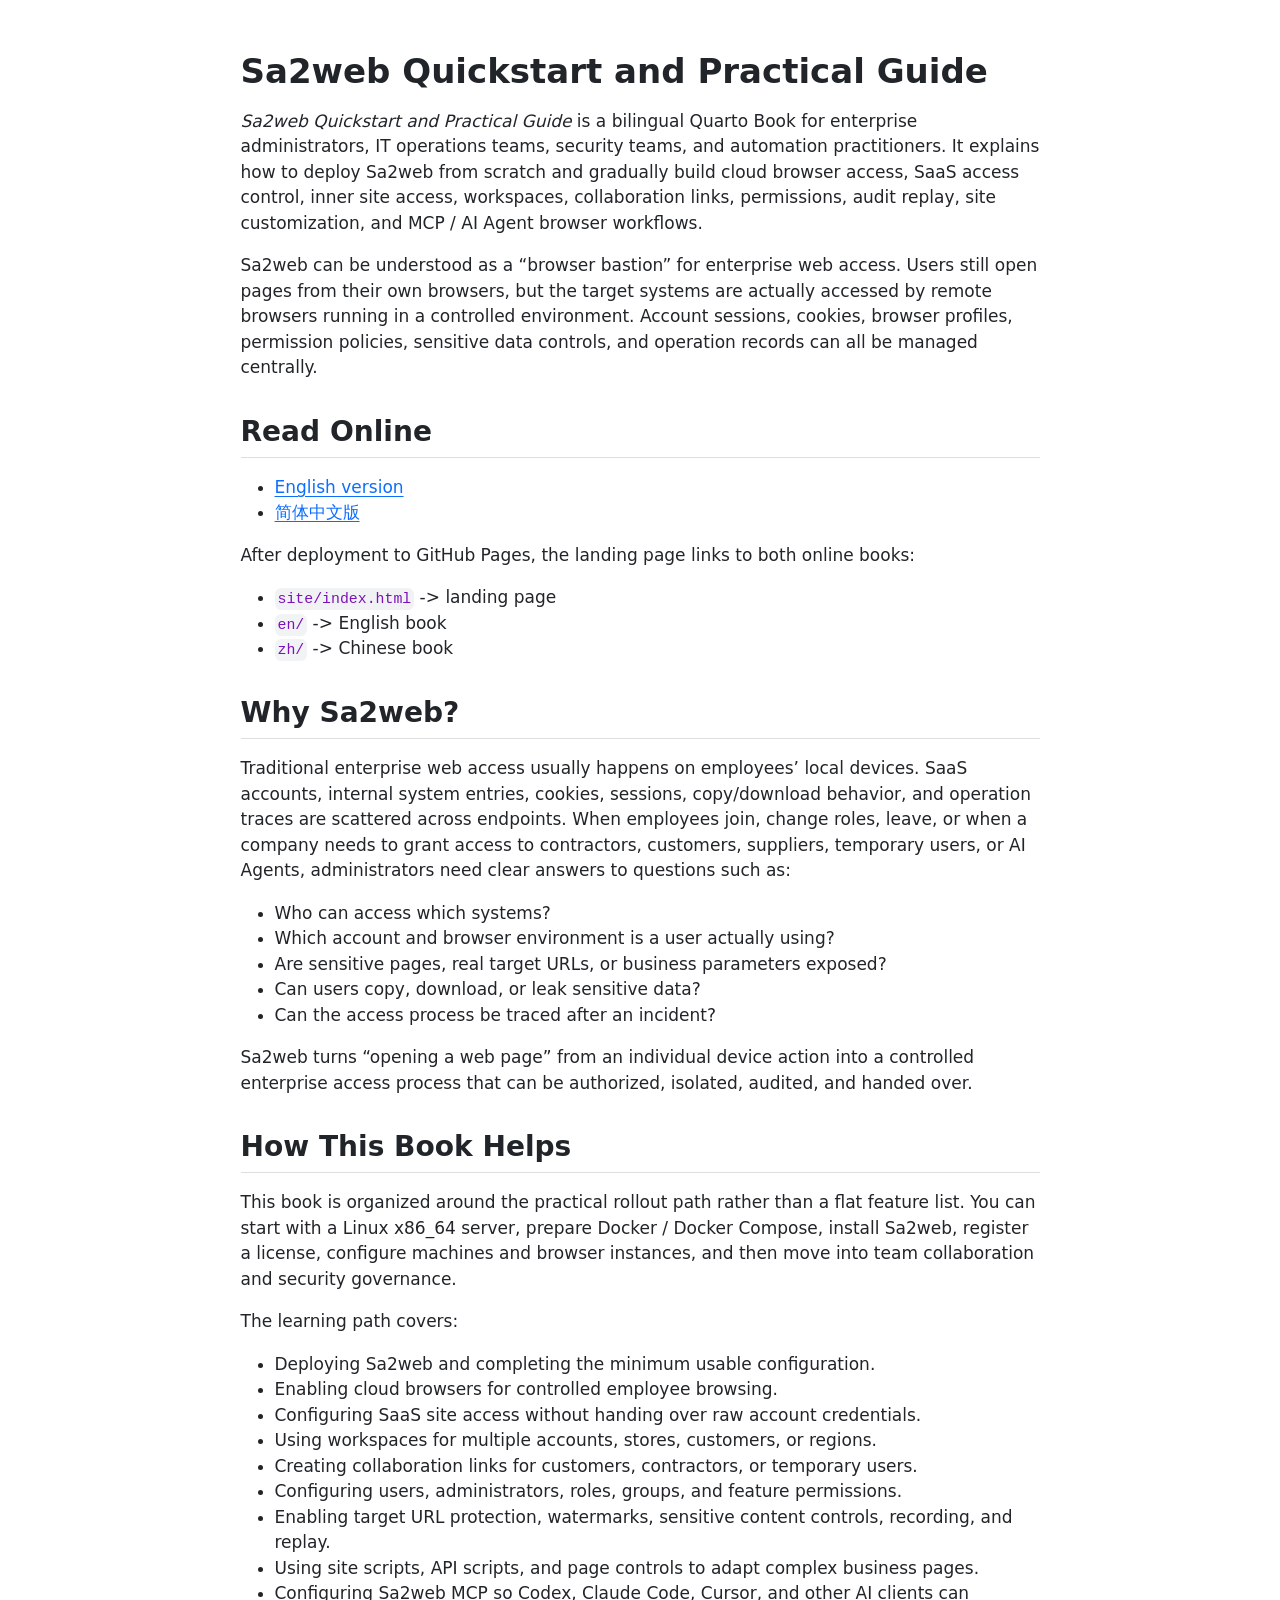
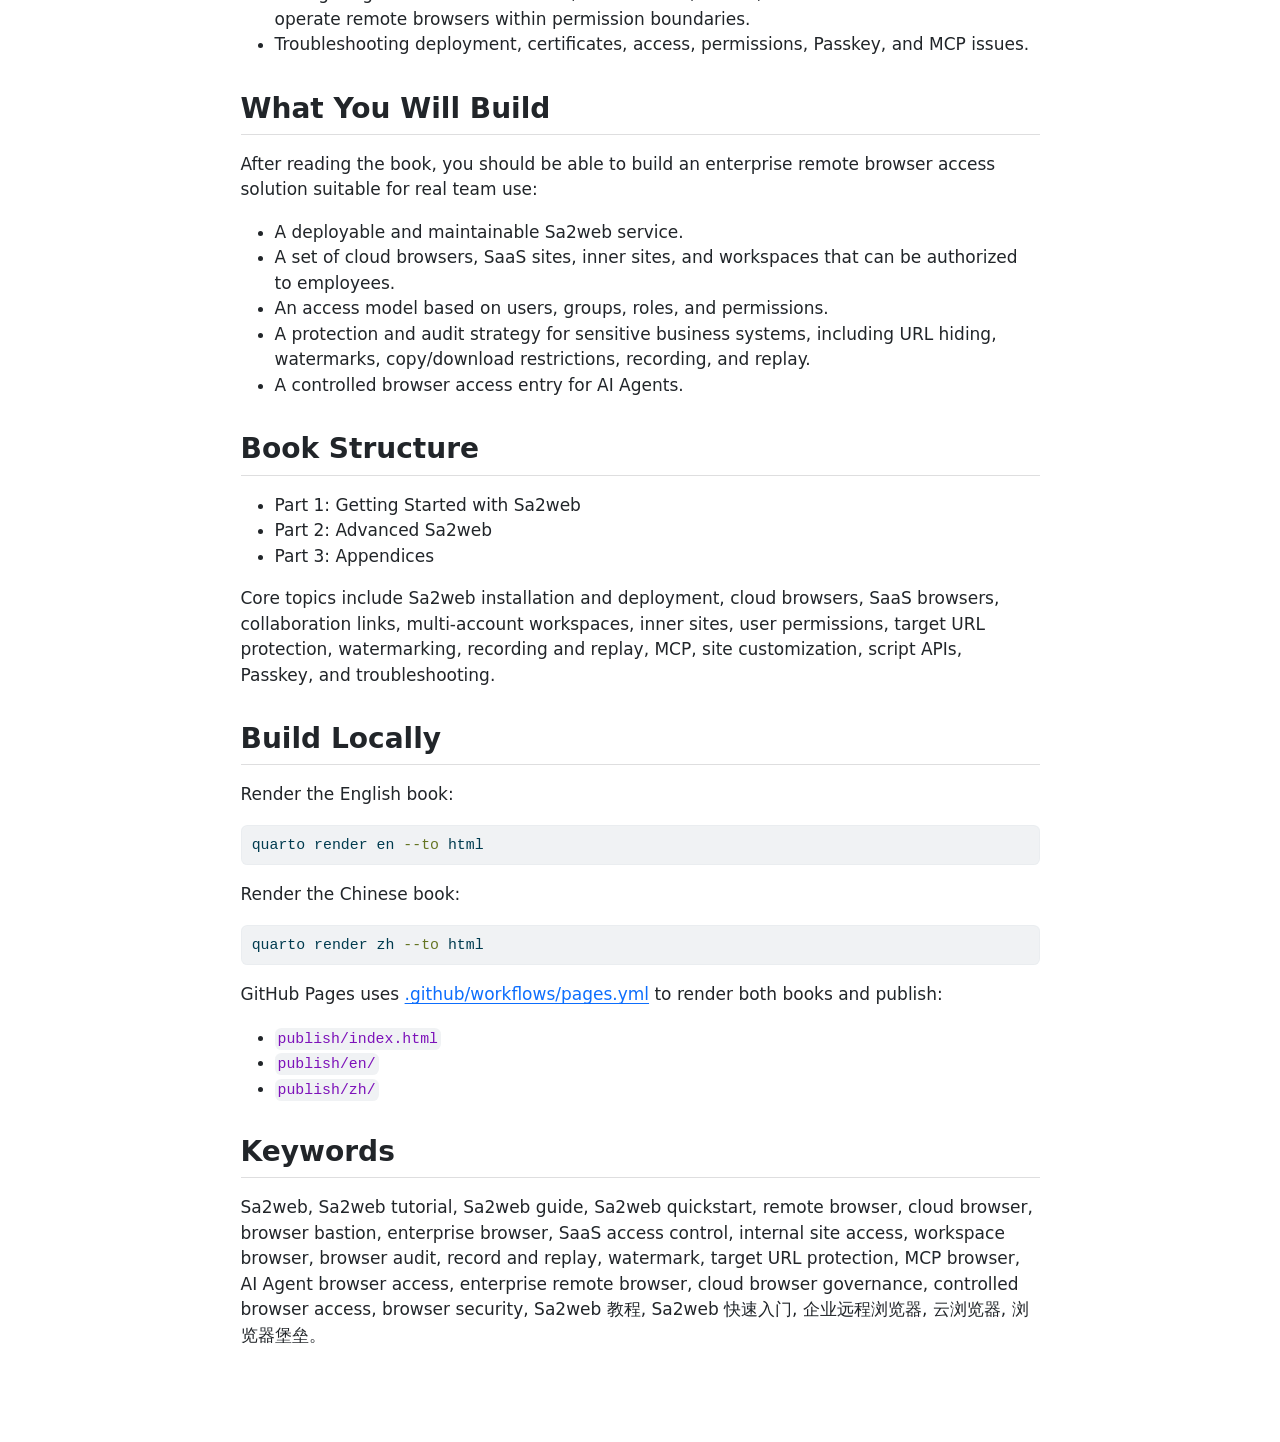
<file: README.html>
<!DOCTYPE html>
<html xmlns="http://www.w3.org/1999/xhtml" lang="en" xml:lang="en"><head>

<meta charset="utf-8">
<meta name="generator" content="quarto-1.10.18">

<meta name="viewport" content="width=device-width, initial-scale=1.0, user-scalable=yes">


<title>readme</title>
<style>
/* Default styles provided by pandoc.
** See https://pandoc.org/MANUAL.html#variables-for-html for config info.
*/
span.smallcaps{font-variant: small-caps;}
div.columns{display: flex; gap: 1.5em;}
div.column{flex: auto;}
@media screen {
div.columns{gap: min(4vw, 1.5em);}
div.column{overflow-x: auto;}
}
div.hanging-indent{margin-left: 1.5em; text-indent: -1.5em;}
ul.task-list{list-style: none;}
ul.task-list li input[type="checkbox"] {
  width: 0.8em;
  margin: 0 0.8em 0.2em -1em; /* quarto-specific, see https://github.com/quarto-dev/quarto-cli/issues/4556 */ 
  vertical-align: middle;
}
/* CSS for syntax highlighting */
html { -webkit-text-size-adjust: 100%; }
pre > code.sourceCode { white-space: pre; position: relative; }
pre > code.sourceCode > span { display: inline-block; line-height: 1.25; }
pre > code.sourceCode > span:empty { height: 1.2em; }
.sourceCode { overflow: visible; }
code.sourceCode > span { color: inherit; text-decoration: inherit; }
div.sourceCode { margin: 1em 0; }
pre.sourceCode { margin: 0; }
@media screen {
div.sourceCode { overflow: auto; }
}
@media print {
pre > code.sourceCode { white-space: pre-wrap; }
pre > code.sourceCode > span { text-indent: -5em; padding-left: 5em; }
}
pre.numberSource code
  { counter-reset: source-line 0; }
pre.numberSource code > span
  { position: relative; left: -4em; counter-increment: source-line; }
pre.numberSource code > span > a:first-child::before
  { content: counter(source-line);
    position: relative; left: -1em; text-align: right; vertical-align: baseline;
    border: none; display: inline-block;
    -webkit-touch-callout: none; -webkit-user-select: none;
    -khtml-user-select: none; -moz-user-select: none;
    -ms-user-select: none; user-select: none;
    padding: 0 4px; width: 4em;
  }
pre.numberSource { margin-left: 3em;  padding-left: 4px; }
div.sourceCode
  {   }
@media screen {
pre > code.sourceCode > span > a:first-child::before { text-decoration: underline; }
}
</style>


<script src="README_files/libs/clipboard/clipboard.min.js"></script>
<script src="README_files/libs/quarto-html/quarto.js" type="module"></script>
<script src="README_files/libs/quarto-html/tabsets/tabsets.js" type="module"></script>
<script src="README_files/libs/quarto-html/popper.min.js"></script>
<script src="README_files/libs/quarto-html/tippy.umd.min.js"></script>
<script src="README_files/libs/quarto-html/anchor.min.js"></script>
<link href="README_files/libs/quarto-html/tippy.css" rel="stylesheet">
<link href="README_files/libs/quarto-html/quarto-syntax-highlighting-64a204ab8560d761af7679ceaba22944.css" rel="stylesheet" id="quarto-text-highlighting-styles">
<script src="README_files/libs/bootstrap/bootstrap.min.js"></script>
<link href="README_files/libs/bootstrap/bootstrap-icons.css" rel="stylesheet">
<link href="README_files/libs/bootstrap/bootstrap-ac3e1a703c790b828cc1472a3ec597bc.min.css" rel="stylesheet" append-hash="true" id="quarto-bootstrap" data-mode="light">


</head>

<body class="fullcontent quarto-light">

<div id="quarto-content" class="page-columns page-rows-contents page-layout-article">

<main class="content" id="quarto-document-content">




<section id="sa2web-quickstart-and-practical-guide" class="level1">
<h1>Sa2web Quickstart and Practical Guide</h1>
<p><em>Sa2web Quickstart and Practical Guide</em> is a bilingual Quarto Book for enterprise administrators, IT operations teams, security teams, and automation practitioners. It explains how to deploy Sa2web from scratch and gradually build cloud browser access, SaaS access control, inner site access, workspaces, collaboration links, permissions, audit replay, site customization, and MCP / AI Agent browser workflows.</p>
<p>Sa2web can be understood as a “browser bastion” for enterprise web access. Users still open pages from their own browsers, but the target systems are actually accessed by remote browsers running in a controlled environment. Account sessions, cookies, browser profiles, permission policies, sensitive data controls, and operation records can all be managed centrally.</p>
<section id="read-online" class="level2">
<h2 class="anchored" data-anchor-id="read-online">Read Online</h2>
<ul>
<li><a href="en/README.md">English version</a></li>
<li><a href="zh/README.md">简体中文版</a></li>
</ul>
<p>After deployment to GitHub Pages, the landing page links to both online books:</p>
<ul>
<li><code>site/index.html</code> -&gt; landing page</li>
<li><code>en/</code> -&gt; English book</li>
<li><code>zh/</code> -&gt; Chinese book</li>
</ul>
</section>
<section id="why-sa2web" class="level2">
<h2 class="anchored" data-anchor-id="why-sa2web">Why Sa2web?</h2>
<p>Traditional enterprise web access usually happens on employees’ local devices. SaaS accounts, internal system entries, cookies, sessions, copy/download behavior, and operation traces are scattered across endpoints. When employees join, change roles, leave, or when a company needs to grant access to contractors, customers, suppliers, temporary users, or AI Agents, administrators need clear answers to questions such as:</p>
<ul>
<li>Who can access which systems?</li>
<li>Which account and browser environment is a user actually using?</li>
<li>Are sensitive pages, real target URLs, or business parameters exposed?</li>
<li>Can users copy, download, or leak sensitive data?</li>
<li>Can the access process be traced after an incident?</li>
</ul>
<p>Sa2web turns “opening a web page” from an individual device action into a controlled enterprise access process that can be authorized, isolated, audited, and handed over.</p>
</section>
<section id="how-this-book-helps" class="level2">
<h2 class="anchored" data-anchor-id="how-this-book-helps">How This Book Helps</h2>
<p>This book is organized around the practical rollout path rather than a flat feature list. You can start with a Linux x86_64 server, prepare Docker / Docker Compose, install Sa2web, register a license, configure machines and browser instances, and then move into team collaboration and security governance.</p>
<p>The learning path covers:</p>
<ul>
<li>Deploying Sa2web and completing the minimum usable configuration.</li>
<li>Enabling cloud browsers for controlled employee browsing.</li>
<li>Configuring SaaS site access without handing over raw account credentials.</li>
<li>Using workspaces for multiple accounts, stores, customers, or regions.</li>
<li>Creating collaboration links for customers, contractors, or temporary users.</li>
<li>Configuring users, administrators, roles, groups, and feature permissions.</li>
<li>Enabling target URL protection, watermarks, sensitive content controls, recording, and replay.</li>
<li>Using site scripts, API scripts, and page controls to adapt complex business pages.</li>
<li>Configuring Sa2web MCP so Codex, Claude Code, Cursor, and other AI clients can operate remote browsers within permission boundaries.</li>
<li>Troubleshooting deployment, certificates, access, permissions, Passkey, and MCP issues.</li>
</ul>
</section>
<section id="what-you-will-build" class="level2">
<h2 class="anchored" data-anchor-id="what-you-will-build">What You Will Build</h2>
<p>After reading the book, you should be able to build an enterprise remote browser access solution suitable for real team use:</p>
<ul>
<li>A deployable and maintainable Sa2web service.</li>
<li>A set of cloud browsers, SaaS sites, inner sites, and workspaces that can be authorized to employees.</li>
<li>An access model based on users, groups, roles, and permissions.</li>
<li>A protection and audit strategy for sensitive business systems, including URL hiding, watermarks, copy/download restrictions, recording, and replay.</li>
<li>A controlled browser access entry for AI Agents.</li>
</ul>
</section>
<section id="book-structure" class="level2">
<h2 class="anchored" data-anchor-id="book-structure">Book Structure</h2>
<ul>
<li>Part 1: Getting Started with Sa2web</li>
<li>Part 2: Advanced Sa2web</li>
<li>Part 3: Appendices</li>
</ul>
<p>Core topics include Sa2web installation and deployment, cloud browsers, SaaS browsers, collaboration links, multi-account workspaces, inner sites, user permissions, target URL protection, watermarking, recording and replay, MCP, site customization, script APIs, Passkey, and troubleshooting.</p>
</section>
<section id="build-locally" class="level2">
<h2 class="anchored" data-anchor-id="build-locally">Build Locally</h2>
<p>Render the English book:</p>
<div class="code-copy-outer-scaffold"><div class="sourceCode" id="cb1"><pre class="sourceCode bash code-with-copy"><code class="sourceCode bash"><span id="cb1-1"><a href="#cb1-1" aria-hidden="true" tabindex="-1"></a><span class="ex">quarto</span> render en <span class="at">--to</span> html</span></code></pre></div><button title="Copy to Clipboard" class="code-copy-button"><i class="bi"></i></button></div>
<p>Render the Chinese book:</p>
<div class="code-copy-outer-scaffold"><div class="sourceCode" id="cb2"><pre class="sourceCode bash code-with-copy"><code class="sourceCode bash"><span id="cb2-1"><a href="#cb2-1" aria-hidden="true" tabindex="-1"></a><span class="ex">quarto</span> render zh <span class="at">--to</span> html</span></code></pre></div><button title="Copy to Clipboard" class="code-copy-button"><i class="bi"></i></button></div>
<p>GitHub Pages uses <a href=".github/workflows/pages.yml">.github/workflows/pages.yml</a> to render both books and publish:</p>
<ul>
<li><code>publish/index.html</code></li>
<li><code>publish/en/</code></li>
<li><code>publish/zh/</code></li>
</ul>
</section>
<section id="keywords" class="level2">
<h2 class="anchored" data-anchor-id="keywords">Keywords</h2>
<p>Sa2web, Sa2web tutorial, Sa2web guide, Sa2web quickstart, remote browser, cloud browser, browser bastion, enterprise browser, SaaS access control, internal site access, workspace browser, browser audit, record and replay, watermark, target URL protection, MCP browser, AI Agent browser access, enterprise remote browser, cloud browser governance, controlled browser access, browser security, Sa2web 教程, Sa2web 快速入门, 企业远程浏览器, 云浏览器, 浏览器堡垒。</p>
</section>
</section>

</main>
<!-- /main column -->
<script id="quarto-html-after-body" type="application/javascript">
  window.document.addEventListener("DOMContentLoaded", function (event) {
    const icon = "";
    const anchorJS = new window.AnchorJS();
    anchorJS.options = {
      placement: 'right',
      icon: icon
    };
    anchorJS.add('.anchored');
    const isCodeAnnotation = (el) => {
      for (const clz of el.classList) {
        if (clz.startsWith('code-annotation-')) {                     
          return true;
        }
      }
      return false;
    }
    const onCopySuccess = function(e) {
      // button target
      const button = e.trigger;
      // don't keep focus
      button.blur();
      // flash "checked"
      button.classList.add('code-copy-button-checked');
      var currentTitle = button.getAttribute("title");
      button.setAttribute("title", "Copied!");
      let tooltip;
      if (window.bootstrap) {
        button.setAttribute("data-bs-toggle", "tooltip");
        button.setAttribute("data-bs-placement", "left");
        button.setAttribute("data-bs-title", "Copied!");
        tooltip = new bootstrap.Tooltip(button, 
          { trigger: "manual", 
            customClass: "code-copy-button-tooltip",
            offset: [0, -8]});
        tooltip.show();    
      }
      setTimeout(function() {
        if (tooltip) {
          tooltip.hide();
          button.removeAttribute("data-bs-title");
          button.removeAttribute("data-bs-toggle");
          button.removeAttribute("data-bs-placement");
        }
        button.setAttribute("title", currentTitle);
        button.classList.remove('code-copy-button-checked');
      }, 1000);
      // clear code selection
      e.clearSelection();
    }
    const getTextToCopy = function(trigger) {
      const outerScaffold = trigger.parentElement.cloneNode(true);
      const codeEl = outerScaffold.querySelector('code');
      for (const childEl of codeEl.children) {
        if (isCodeAnnotation(childEl)) {
          childEl.remove();
        }
      }
      return codeEl.innerText;
    }
    const clipboard = new window.ClipboardJS('.code-copy-button:not([data-in-quarto-modal])', {
      text: getTextToCopy
    });
    clipboard.on('success', onCopySuccess);
    if (window.document.getElementById('quarto-embedded-source-code-modal')) {
      const clipboardModal = new window.ClipboardJS('.code-copy-button[data-in-quarto-modal]', {
        text: getTextToCopy,
        container: window.document.getElementById('quarto-embedded-source-code-modal')
      });
      clipboardModal.on('success', onCopySuccess);
    }
      var localhostRegex = new RegExp(/^(?:http|https):\/\/localhost\:?[0-9]*\//);
      var mailtoRegex = new RegExp(/^mailto:/);
        var filterRegex = new RegExp('/' + window.location.host + '/');
      var isInternal = (href) => {
          return filterRegex.test(href) || localhostRegex.test(href) || mailtoRegex.test(href);
      }
      // Inspect non-navigation links and adorn them if external
     var links = window.document.querySelectorAll('a[href]:not(.nav-link):not(.navbar-brand):not(.toc-action):not(.sidebar-link):not(.sidebar-item-toggle):not(.pagination-link):not(.no-external):not([aria-hidden]):not(.dropdown-item):not(.quarto-navigation-tool):not(.about-link)');
      for (var i=0; i<links.length; i++) {
        const link = links[i];
        if (!isInternal(link.href)) {
          // undo the damage that might have been done by quarto-nav.js in the case of
          // links that we want to consider external
          if (link.dataset.originalHref !== undefined) {
            link.href = link.dataset.originalHref;
          }
        }
      }
    function tippyHover(el, contentFn, onTriggerFn, onUntriggerFn) {
      const config = {
        allowHTML: true,
        maxWidth: 500,
        delay: 100,
        arrow: false,
        appendTo: function(el) {
            return el.parentElement;
        },
        interactive: true,
        interactiveBorder: 10,
        theme: 'quarto',
        placement: 'bottom-start',
      };
      if (contentFn) {
        config.content = contentFn;
      }
      if (onTriggerFn) {
        config.onTrigger = onTriggerFn;
      }
      if (onUntriggerFn) {
        config.onUntrigger = onUntriggerFn;
      }
      window.tippy(el, config); 
    }
    const noterefs = window.document.querySelectorAll('a[role="doc-noteref"]');
    for (var i=0; i<noterefs.length; i++) {
      const ref = noterefs[i];
      tippyHover(ref, function() {
        // use id or data attribute instead here
        let href = ref.getAttribute('data-footnote-href') || ref.getAttribute('href');
        try { href = new URL(href).hash; } catch {}
        const id = href.replace(/^#\/?/, "");
        const note = window.document.getElementById(id);
        if (note) {
          return note.innerHTML;
        } else {
          return "";
        }
      });
    }
    const xrefs = window.document.querySelectorAll('a.quarto-xref');
    const processXRef = (id, note) => {
      // Strip column container classes
      const stripColumnClz = (el) => {
        el.classList.remove("page-full", "page-columns");
        if (el.children) {
          for (const child of el.children) {
            stripColumnClz(child);
          }
        }
      }
      stripColumnClz(note)
      if (id === null || id.startsWith('sec-')) {
        // Special case sections, only their first couple elements
        const container = document.createElement("div");
        if (note.children && note.children.length > 2) {
          container.appendChild(note.children[0].cloneNode(true));
          for (let i = 1; i < note.children.length; i++) {
            const child = note.children[i];
            if (child.tagName === "P" && child.innerText === "") {
              continue;
            } else {
              container.appendChild(child.cloneNode(true));
              break;
            }
          }
          if (window.Quarto?.typesetMath) {
            window.Quarto.typesetMath(container);
          }
          return container.innerHTML
        } else {
          if (window.Quarto?.typesetMath) {
            window.Quarto.typesetMath(note);
          }
          return note.innerHTML;
        }
      } else {
        // Remove any anchor links if they are present
        const anchorLink = note.querySelector('a.anchorjs-link');
        if (anchorLink) {
          anchorLink.remove();
        }
        if (window.Quarto?.typesetMath) {
          window.Quarto.typesetMath(note);
        }
        if (note.classList.contains("callout")) {
          return note.outerHTML;
        } else {
          return note.innerHTML;
        }
      }
    }
    for (var i=0; i<xrefs.length; i++) {
      const xref = xrefs[i];
      tippyHover(xref, undefined, function(instance) {
        instance.disable();
        let url = xref.getAttribute('href');
        let hash = undefined; 
        if (url.startsWith('#')) {
          hash = url;
        } else {
          try { hash = new URL(url).hash; } catch {}
        }
        if (hash) {
          const id = hash.replace(/^#\/?/, "");
          const note = window.document.getElementById(id);
          if (note !== null) {
            try {
              const html = processXRef(id, note.cloneNode(true));
              instance.setContent(html);
            } finally {
              instance.enable();
              instance.show();
            }
          } else {
            // See if we can fetch this
            fetch(url.split('#')[0])
            .then(res => res.text())
            .then(html => {
              const parser = new DOMParser();
              const htmlDoc = parser.parseFromString(html, "text/html");
              const note = htmlDoc.getElementById(id);
              if (note !== null) {
                const html = processXRef(id, note);
                instance.setContent(html);
              } 
            }).finally(() => {
              instance.enable();
              instance.show();
            });
          }
        } else {
          // See if we can fetch a full url (with no hash to target)
          // This is a special case and we should probably do some content thinning / targeting
          fetch(url)
          .then(res => res.text())
          .then(html => {
            const parser = new DOMParser();
            const htmlDoc = parser.parseFromString(html, "text/html");
            const note = htmlDoc.querySelector('main.content');
            if (note !== null) {
              // This should only happen for chapter cross references
              // (since there is no id in the URL)
              // remove the first header
              if (note.children.length > 0 && note.children[0].tagName === "HEADER") {
                note.children[0].remove();
              }
              const html = processXRef(null, note);
              instance.setContent(html);
            } 
          }).finally(() => {
            instance.enable();
            instance.show();
          });
        }
      }, function(instance) {
      });
    }
        let selectedAnnoteEl;
        const selectorForAnnotation = ( cell, annotation) => {
          let cellAttr = 'data-code-cell="' + cell + '"';
          let lineAttr = 'data-code-annotation="' +  annotation + '"';
          const selector = 'span[' + cellAttr + '][' + lineAttr + ']';
          return selector;
        }
        const selectCodeLines = (annoteEl) => {
          const doc = window.document;
          const targetCell = annoteEl.getAttribute("data-target-cell");
          const targetAnnotation = annoteEl.getAttribute("data-target-annotation");
          const annoteSpan = window.document.querySelector(selectorForAnnotation(targetCell, targetAnnotation));
          const lines = annoteSpan.getAttribute("data-code-lines").split(",");
          const lineIds = lines.map((line) => {
            return targetCell + "-" + line;
          })
          let top = null;
          let height = null;
          let parent = null;
          if (lineIds.length > 0) {
              //compute the position of the single el (top and bottom and make a div)
              const el = window.document.getElementById(lineIds[0]);
              top = el.offsetTop;
              height = el.offsetHeight;
              parent = el.parentElement.parentElement;
            if (lineIds.length > 1) {
              const lastEl = window.document.getElementById(lineIds[lineIds.length - 1]);
              const bottom = lastEl.offsetTop + lastEl.offsetHeight;
              height = bottom - top;
            }
            if (top !== null && height !== null && parent !== null) {
              // cook up a div (if necessary) and position it 
              let div = window.document.getElementById("code-annotation-line-highlight");
              if (div === null) {
                div = window.document.createElement("div");
                div.setAttribute("id", "code-annotation-line-highlight");
                div.style.position = 'absolute';
                parent.appendChild(div);
              }
              div.style.top = top - 2 + "px";
              div.style.height = height + 4 + "px";
              div.style.left = 0;
              let gutterDiv = window.document.getElementById("code-annotation-line-highlight-gutter");
              if (gutterDiv === null) {
                gutterDiv = window.document.createElement("div");
                gutterDiv.setAttribute("id", "code-annotation-line-highlight-gutter");
                gutterDiv.style.position = 'absolute';
                const codeCell = window.document.getElementById(targetCell);
                const gutter = codeCell.querySelector('.code-annotation-gutter');
                gutter.appendChild(gutterDiv);
              }
              gutterDiv.style.top = top - 2 + "px";
              gutterDiv.style.height = height + 4 + "px";
            }
            selectedAnnoteEl = annoteEl;
          }
        };
        const unselectCodeLines = () => {
          const elementsIds = ["code-annotation-line-highlight", "code-annotation-line-highlight-gutter"];
          elementsIds.forEach((elId) => {
            const div = window.document.getElementById(elId);
            if (div) {
              div.remove();
            }
          });
          selectedAnnoteEl = undefined;
        };
          // Handle positioning of the toggle
      window.addEventListener(
        "resize",
        throttle(() => {
          elRect = undefined;
          if (selectedAnnoteEl) {
            selectCodeLines(selectedAnnoteEl);
          }
        }, 10)
      );
      function throttle(fn, ms) {
      let throttle = false;
      let timer;
        return (...args) => {
          if(!throttle) { // first call gets through
              fn.apply(this, args);
              throttle = true;
          } else { // all the others get throttled
              if(timer) clearTimeout(timer); // cancel #2
              timer = setTimeout(() => {
                fn.apply(this, args);
                timer = throttle = false;
              }, ms);
          }
        };
      }
        // Attach click handler to the DT
        const annoteDls = window.document.querySelectorAll('dt[data-target-cell]');
        for (const annoteDlNode of annoteDls) {
          annoteDlNode.addEventListener('click', (event) => {
            const clickedEl = event.target;
            if (clickedEl !== selectedAnnoteEl) {
              unselectCodeLines();
              const activeEl = window.document.querySelector('dt[data-target-cell].code-annotation-active');
              if (activeEl) {
                activeEl.classList.remove('code-annotation-active');
              }
              selectCodeLines(clickedEl);
              clickedEl.classList.add('code-annotation-active');
            } else {
              // Unselect the line
              unselectCodeLines();
              clickedEl.classList.remove('code-annotation-active');
            }
          });
        }
    const findCites = (el) => {
      const parentEl = el.parentElement;
      if (parentEl) {
        const cites = parentEl.dataset.cites;
        if (cites) {
          return {
            el,
            cites: cites.split(' ')
          };
        } else {
          return findCites(el.parentElement)
        }
      } else {
        return undefined;
      }
    };
    var bibliorefs = window.document.querySelectorAll('a[role="doc-biblioref"]');
    for (var i=0; i<bibliorefs.length; i++) {
      const ref = bibliorefs[i];
      const citeInfo = findCites(ref);
      if (citeInfo) {
        tippyHover(citeInfo.el, function() {
          var popup = window.document.createElement('div');
          citeInfo.cites.forEach(function(cite) {
            var citeDiv = window.document.createElement('div');
            citeDiv.classList.add('hanging-indent');
            citeDiv.classList.add('csl-entry');
            var biblioDiv = window.document.getElementById('ref-' + cite);
            if (biblioDiv) {
              citeDiv.innerHTML = biblioDiv.innerHTML;
            }
            popup.appendChild(citeDiv);
          });
          return popup.innerHTML;
        });
      }
    }
  });
  </script>
</div> <!-- /content -->




</body></html>
</file>
<file: README_files/libs/quarto-html/tippy.css>
.tippy-box[data-animation=fade][data-state=hidden]{opacity:0}[data-tippy-root]{max-width:calc(100vw - 10px)}.tippy-box{position:relative;background-color:#333;color:#fff;border-radius:4px;font-size:14px;line-height:1.4;white-space:normal;outline:0;transition-property:transform,visibility,opacity}.tippy-box[data-placement^=top]>.tippy-arrow{bottom:0}.tippy-box[data-placement^=top]>.tippy-arrow:before{bottom:-7px;left:0;border-width:8px 8px 0;border-top-color:initial;transform-origin:center top}.tippy-box[data-placement^=bottom]>.tippy-arrow{top:0}.tippy-box[data-placement^=bottom]>.tippy-arrow:before{top:-7px;left:0;border-width:0 8px 8px;border-bottom-color:initial;transform-origin:center bottom}.tippy-box[data-placement^=left]>.tippy-arrow{right:0}.tippy-box[data-placement^=left]>.tippy-arrow:before{border-width:8px 0 8px 8px;border-left-color:initial;right:-7px;transform-origin:center left}.tippy-box[data-placement^=right]>.tippy-arrow{left:0}.tippy-box[data-placement^=right]>.tippy-arrow:before{left:-7px;border-width:8px 8px 8px 0;border-right-color:initial;transform-origin:center right}.tippy-box[data-inertia][data-state=visible]{transition-timing-function:cubic-bezier(.54,1.5,.38,1.11)}.tippy-arrow{width:16px;height:16px;color:#333}.tippy-arrow:before{content:"";position:absolute;border-color:transparent;border-style:solid}.tippy-content{position:relative;padding:5px 9px;z-index:1}
</file>
<file: README_files/libs/quarto-html/quarto-syntax-highlighting-64a204ab8560d761af7679ceaba22944.css>
/* quarto syntax highlight colors */
:root {
  --quarto-hl-ot-color: #003B4F;
  --quarto-hl-at-color: #657422;
  --quarto-hl-ss-color: #20794D;
  --quarto-hl-an-color: #5E5E5E;
  --quarto-hl-fu-color: #4758AB;
  --quarto-hl-st-color: #20794D;
  --quarto-hl-cf-color: #003B4F;
  --quarto-hl-op-color: #5E5E5E;
  --quarto-hl-er-color: #AD0000;
  --quarto-hl-bn-color: #AD0000;
  --quarto-hl-al-color: #AD0000;
  --quarto-hl-va-color: #111111;
  --quarto-hl-bu-color: inherit;
  --quarto-hl-ex-color: inherit;
  --quarto-hl-pp-color: #AD0000;
  --quarto-hl-in-color: #5E5E5E;
  --quarto-hl-vs-color: #20794D;
  --quarto-hl-wa-color: #5E5E5E;
  --quarto-hl-do-color: #5E5E5E;
  --quarto-hl-im-color: #00769E;
  --quarto-hl-ch-color: #20794D;
  --quarto-hl-dt-color: #AD0000;
  --quarto-hl-fl-color: #AD0000;
  --quarto-hl-co-color: #5E5E5E;
  --quarto-hl-cv-color: #5E5E5E;
  --quarto-hl-cn-color: #8f5902;
  --quarto-hl-sc-color: #5E5E5E;
  --quarto-hl-dv-color: #AD0000;
  --quarto-hl-kw-color: #003B4F;
}

/* other quarto variables */
:root {
  --quarto-font-monospace: SFMono-Regular, Menlo, Monaco, Consolas, "Liberation Mono", "Courier New", monospace;
}

/* syntax highlight based on Pandoc's rules */
pre > code.sourceCode > span {
  color: #003B4F;
}

code.sourceCode > span {
  color: #003B4F;
}

div.sourceCode,
div.sourceCode pre.sourceCode {
  color: #003B4F;
}

/* Normal */
code span {
  color: #003B4F;
}

/* Alert */
code span.al {
  color: #AD0000;
  font-style: inherit;
}

/* Annotation */
code span.an {
  color: #5E5E5E;
  font-style: inherit;
}

/* Attribute */
code span.at {
  color: #657422;
  font-style: inherit;
}

/* BaseN */
code span.bn {
  color: #AD0000;
  font-style: inherit;
}

/* BuiltIn */
code span.bu {
  font-style: inherit;
}

/* ControlFlow */
code span.cf {
  color: #003B4F;
  font-weight: bold;
  font-style: inherit;
}

/* Char */
code span.ch {
  color: #20794D;
  font-style: inherit;
}

/* Constant */
code span.cn {
  color: #8f5902;
  font-style: inherit;
}

/* Comment */
code span.co {
  color: #5E5E5E;
  font-style: inherit;
}

/* CommentVar */
code span.cv {
  color: #5E5E5E;
  font-style: italic;
}

/* Documentation */
code span.do {
  color: #5E5E5E;
  font-style: italic;
}

/* DataType */
code span.dt {
  color: #AD0000;
  font-style: inherit;
}

/* DecVal */
code span.dv {
  color: #AD0000;
  font-style: inherit;
}

/* Error */
code span.er {
  color: #AD0000;
  font-style: inherit;
}

/* Extension */
code span.ex {
  font-style: inherit;
}

/* Float */
code span.fl {
  color: #AD0000;
  font-style: inherit;
}

/* Function */
code span.fu {
  color: #4758AB;
  font-style: inherit;
}

/* Import */
code span.im {
  color: #00769E;
  font-style: inherit;
}

/* Information */
code span.in {
  color: #5E5E5E;
  font-style: inherit;
}

/* Keyword */
code span.kw {
  color: #003B4F;
  font-weight: bold;
  font-style: inherit;
}

/* Operator */
code span.op {
  color: #5E5E5E;
  font-style: inherit;
}

/* Other */
code span.ot {
  color: #003B4F;
  font-style: inherit;
}

/* Preprocessor */
code span.pp {
  color: #AD0000;
  font-style: inherit;
}

/* SpecialChar */
code span.sc {
  color: #5E5E5E;
  font-style: inherit;
}

/* SpecialString */
code span.ss {
  color: #20794D;
  font-style: inherit;
}

/* String */
code span.st {
  color: #20794D;
  font-style: inherit;
}

/* Variable */
code span.va {
  color: #111111;
  font-style: inherit;
}

/* VerbatimString */
code span.vs {
  color: #20794D;
  font-style: inherit;
}

/* Warning */
code span.wa {
  color: #5E5E5E;
  font-style: italic;
}

.prevent-inlining {
  content: "</";
}

/*# sourceMappingURL=9d8d5bb603a83b8298b89080a598c93b.css.map */
</file>
